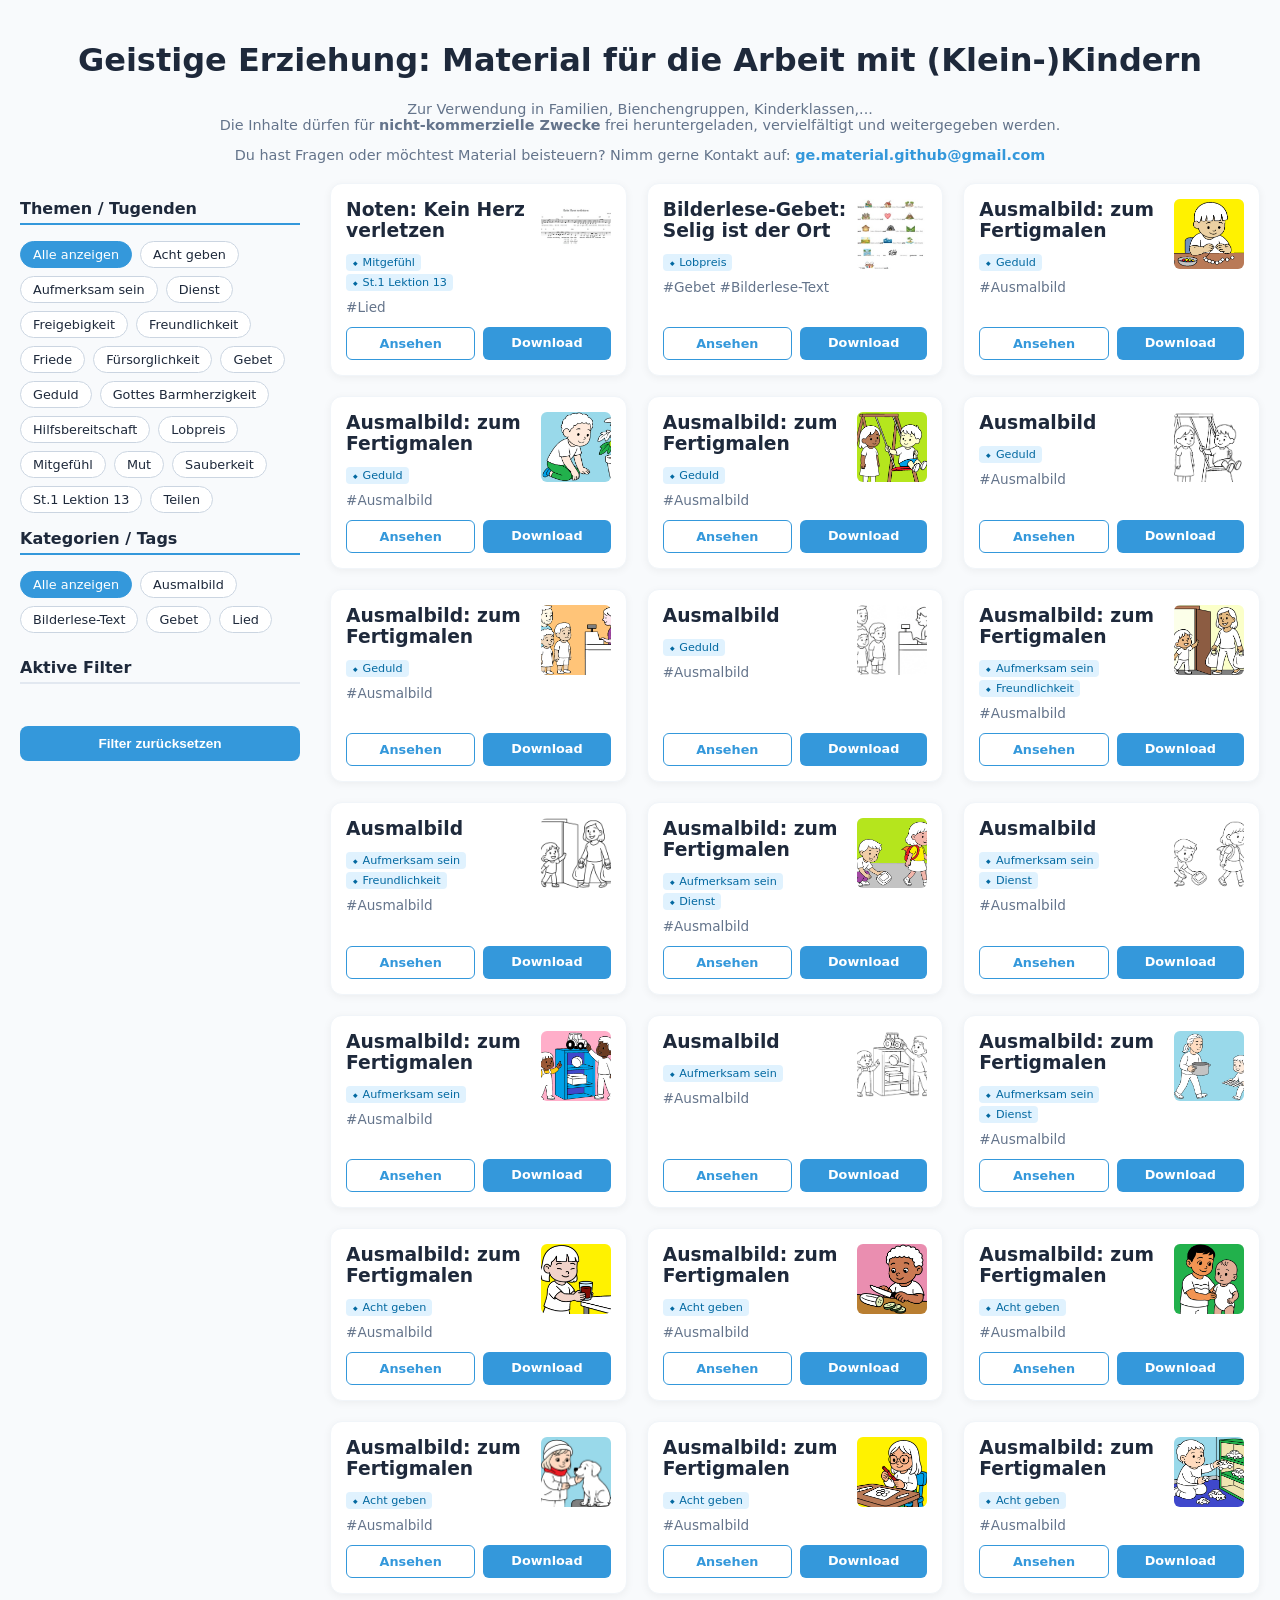
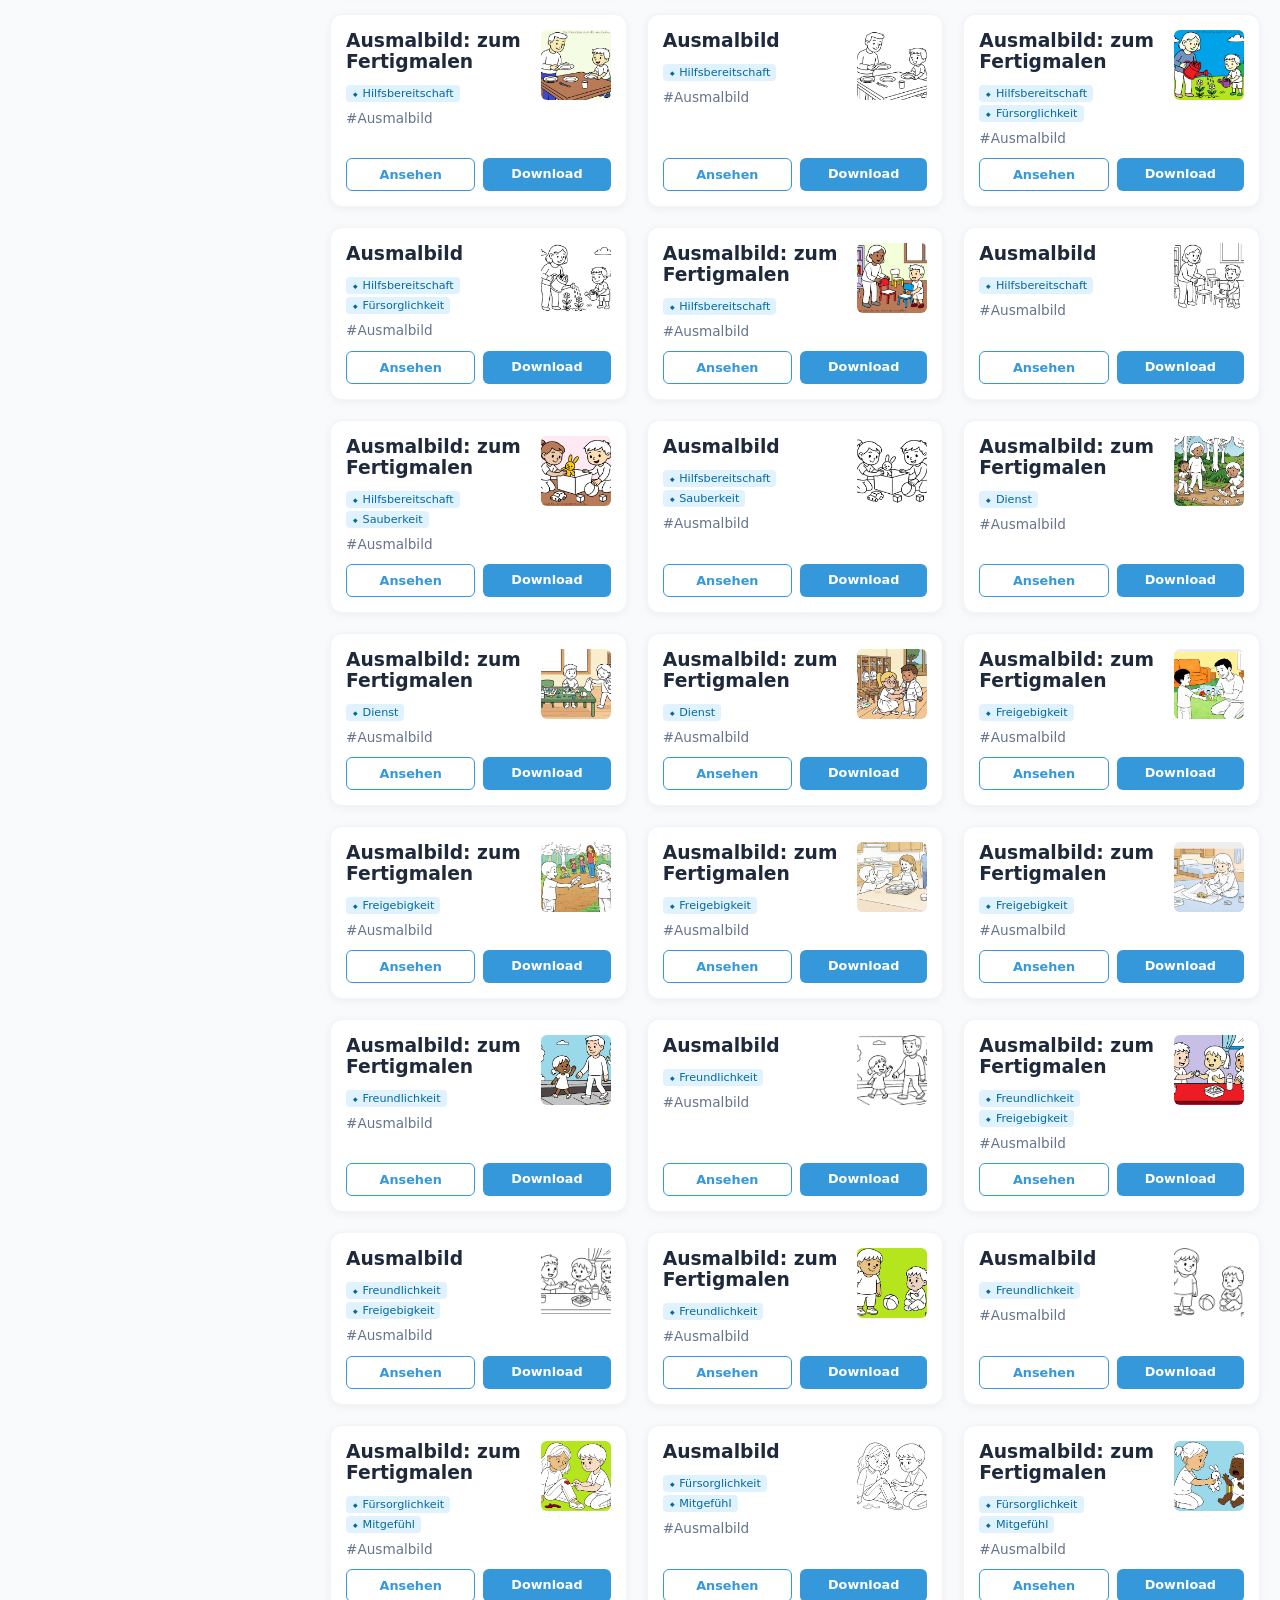
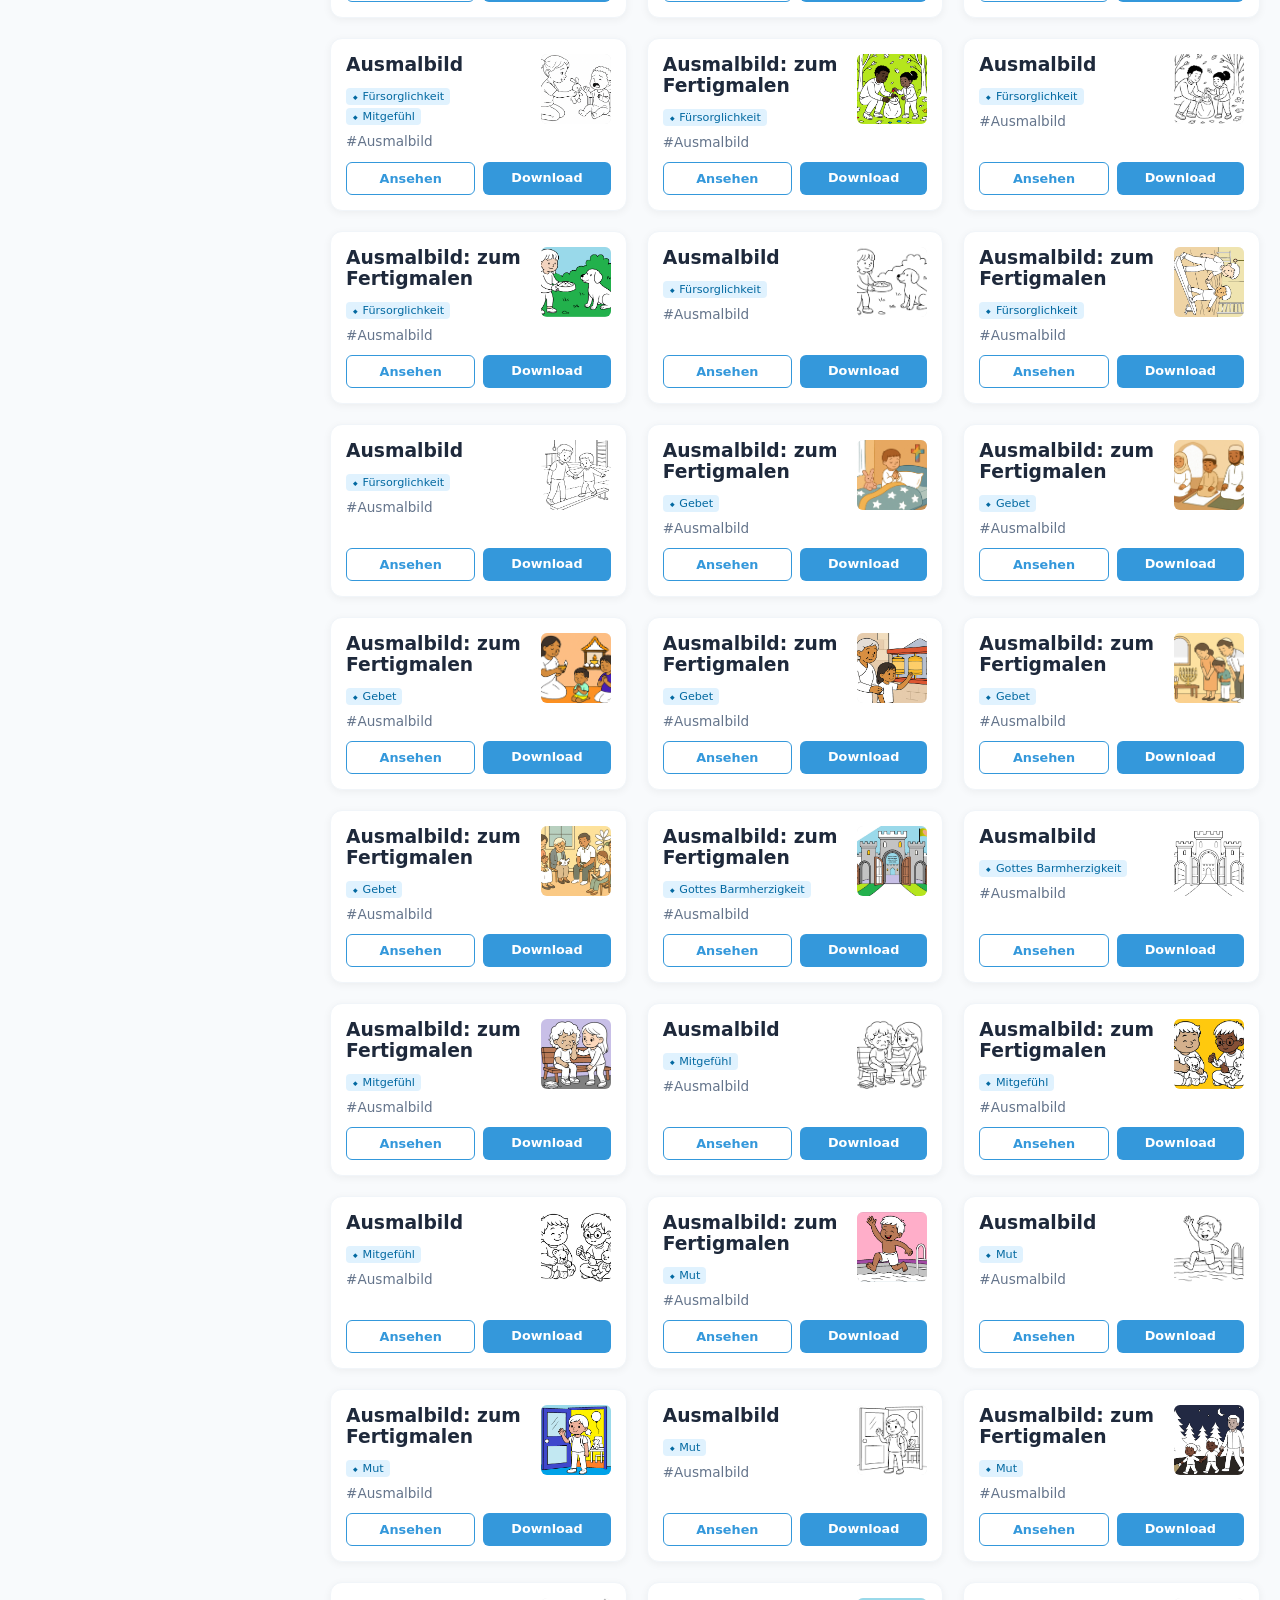
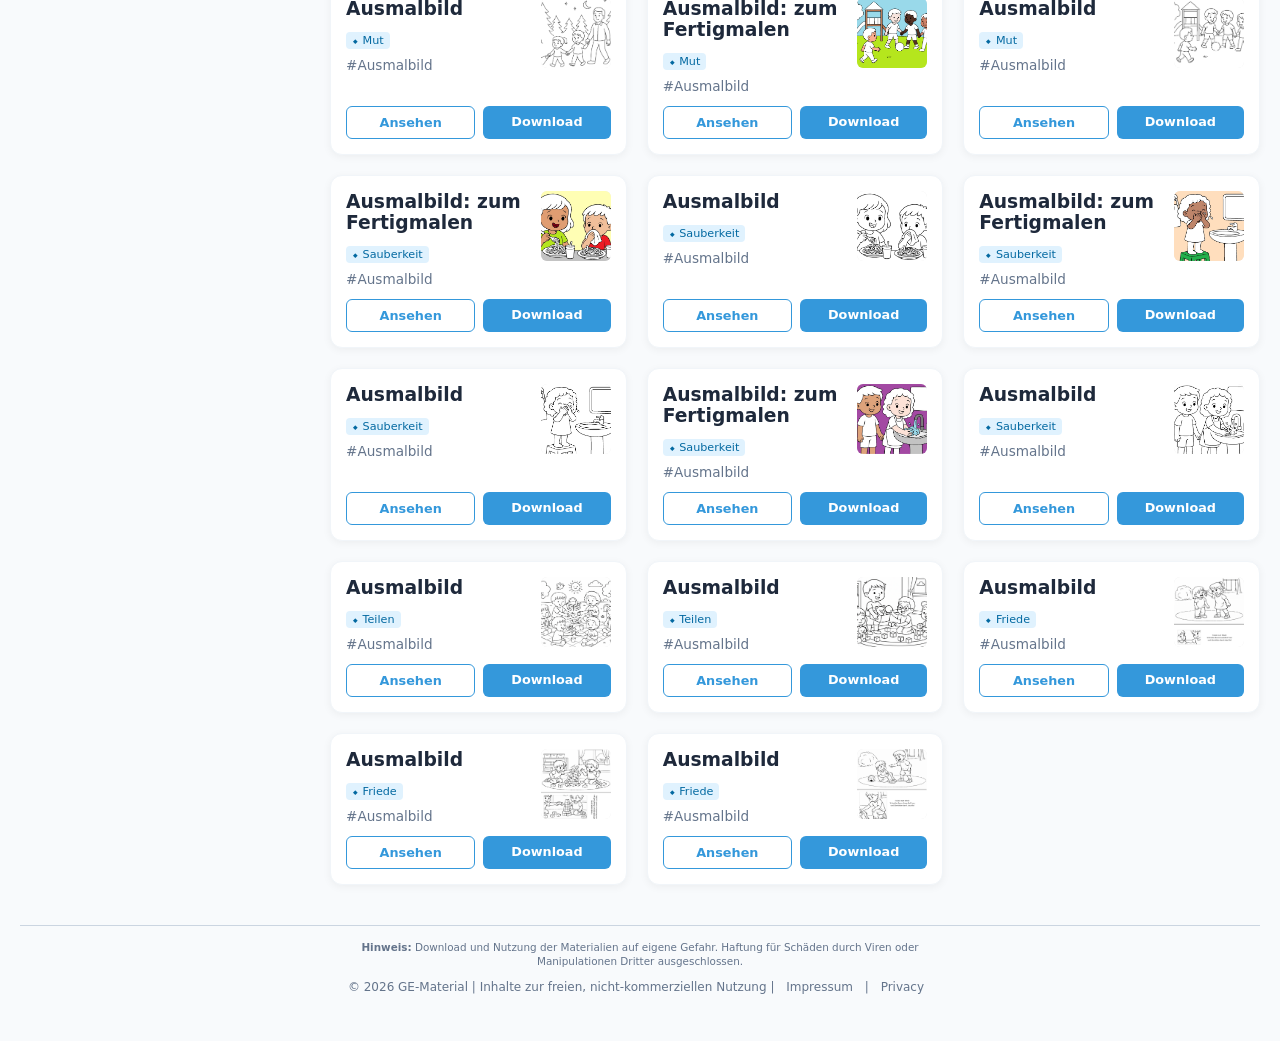
<file: index.html>
<!DOCTYPE html>
<html lang="de">
<head>
    <meta charset="UTF-8">
    <meta name="viewport" content="width=device-width, initial-scale=1.0">
    <title>Geistige Erziehung - Material</title>
    
    <meta name="robots" content="noindex, nofollow, noarchive, nosnippet, noimageindex">
    <meta name="googlebot" content="noindex, nofollow">
    <meta name="google-extended" content="noindex, nofollow"> 
    <meta name="gptbot" content="noindex, nofollow"> 
    <meta name="google" content="notranslate">

    <link rel="stylesheet" href="style.css?v=1.4">

</head>
<body>

<header>
    <h1>Geistige Erziehung: Material für die Arbeit mit (Klein-)Kindern</h1>
    
    <div class="header-description">
        <p>
            Zur Verwendung in Familien, Bienchengruppen, Kinderklassen,... <br/>Die Inhalte dürfen für 
            <strong>nicht-kommerzielle Zwecke</strong> frei heruntergeladen, 
            vervielfältigt und weitergegeben werden.
        </p>
        <p class="contribution-note">
            Du hast Fragen oder möchtest Material beisteuern? 
            Nimm gerne Kontakt auf: 
            <span id="email-placeholder"></span>
        </p>
    </div>
</header>

<div class="layout">
    <aside class="sidebar">
        <div class="filter-group">
            <h3>Themen / Tugenden</h3>
            <ul id="theme-filter" class="filter-pills"></ul>
        </div>
        
        <div class="filter-group">
            <h3>Kategorien / Tags</h3>
            <ul id="category-filter" class="filter-pills"></ul>
        </div>
        
        <h3 class="active-filters-title">Aktive Filter</h3>
        <div id="active-filters-container" class="active-filters-box"></div>
        
        <button id="reset-filter" class="reset-btn">Filter zurücksetzen</button>
    </aside>

    <main id="content-grid" class="grid"></main>
</div>

<footer class="site-footer">
    <p class="disclaimer">
        <strong>Hinweis:</strong> Download und Nutzung der Materialien auf eigene Gefahr. Haftung für Schäden durch Viren oder Manipulationen Dritter ausgeschlossen.
    </p>
    <p class="footer-bottom">
        &copy; 2026 GE-Material | Inhalte zur freien, nicht-kommerziellen Nutzung | 
        <a href="impressum.html">Impressum</a> | 
        <a href="privacy.html">Privacy</a>
    </p>
</footer>

<script src="script.js?v=1.1"></script>

</body>
</html>
</file>
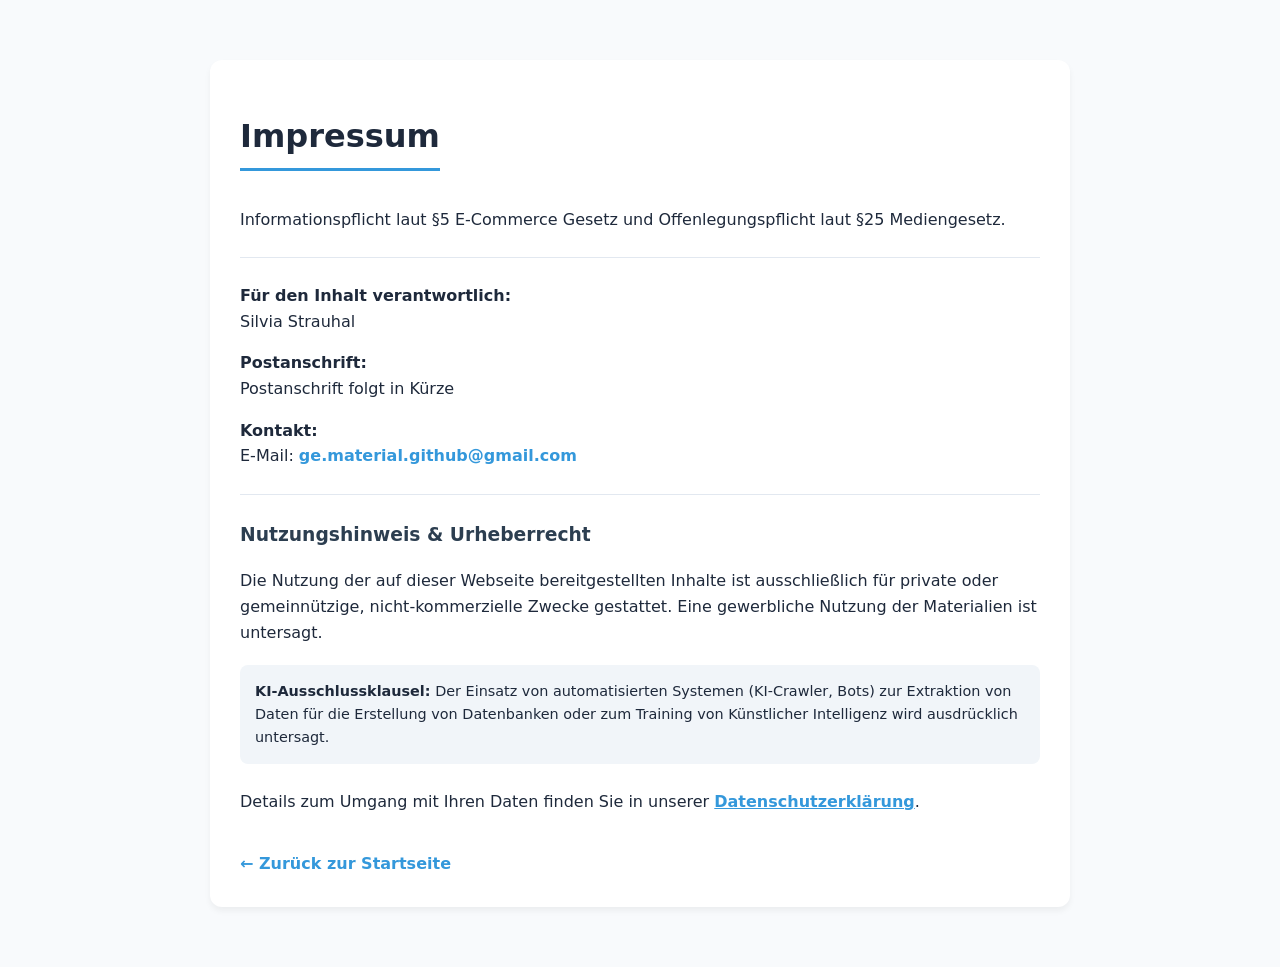
<file: impressum.html>
<!DOCTYPE html>
<html lang="de">
<head>
    <meta charset="UTF-8">
    <meta name="viewport" content="width=device-width, initial-scale=1.0">
    <title>Impressum - ge-material</title>
    
    <meta name="robots" content="noindex, nofollow, noarchive, nosnippet, noimageindex">
    <meta name="googlebot" content="noindex, nofollow">
    <meta name="google-extended" content="noindex, nofollow">
    <meta name="gptbot" content="noindex, nofollow">
    <meta name="google" content="notranslate">

    <script>
        // CSS Cache-Buster für konsistentes Design
        var l = document.createElement('link');
        l.rel = 'stylesheet';
        l.href = 'style.css?v=' + Date.now();
        document.head.appendChild(l);
    </script>
    <style>
        body {
            font-family: 'Segoe UI', system-ui, sans-serif;
            background-color: #f8fafc;
            color: #1e293b;
            margin: 0;
            padding: 20px;
        }
        .imprint-container {
            max-width: 800px;
            margin: 40px auto;
            background: white;
            padding: 30px;
            border-radius: 12px;
            box-shadow: 0 4px 6px rgba(0,0,0,0.05);
            line-height: 1.6;
        }
        h1 { color: #1e293b; border-bottom: 3px solid #3498db; display: inline-block; padding-bottom: 5px; margin-bottom: 20px; }
        h3 { margin-top: 25px; color: #2c3e50; }
        hr { border: 0; border-top: 1px solid #e2e8f0; margin: 25px 0; }
        .back-link {
            display: inline-block;
            margin-top: 20px;
            color: #3498db;
            text-decoration: none;
            font-weight: bold;
        }
        .back-link:hover { text-decoration: underline; }
        .usage-note {
            background-color: #f1f5f9;
            padding: 15px;
            border-radius: 8px;
            font-size: 0.9rem;
            margin-top: 20px;
        }
    </style>
</head>
<body>

<div class="imprint-container">
    <h1>Impressum</h1>
    <p>Informationspflicht laut §5 E-Commerce Gesetz und Offenlegungspflicht laut §25 Mediengesetz.</p>
    
    <hr>
    
    <p><strong>Für den Inhalt verantwortlich:</strong><br>
    Silvia Strauhal</p>

    <p><strong>Postanschrift:</strong><br>
    Postanschrift folgt in Kürze</p>

    <p><strong>Kontakt:</strong><br>
    E-Mail: <span id="email-placeholder"></span></p>

    <hr>

    <h3>Nutzungshinweis & Urheberrecht</h3>
    <p>Die Nutzung der auf dieser Webseite bereitgestellten Inhalte ist ausschließlich für private oder gemeinnützige, nicht-kommerzielle Zwecke gestattet. Eine gewerbliche Nutzung der Materialien ist untersagt.</p>

    <div class="usage-note">
        <strong>KI-Ausschlussklausel:</strong> 
        Der Einsatz von automatisierten Systemen (KI-Crawler, Bots) zur Extraktion von Daten für die Erstellung von Datenbanken oder zum Training von Künstlicher Intelligenz wird ausdrücklich untersagt.
    </div>

    <p style="margin-top: 25px;">
        Details zum Umgang mit Ihren Daten finden Sie in unserer 
        <a href="privacy.html" style="color: #3498db; font-weight: bold;">Datenschutzerklärung</a>.
    </p>

    <a href="index.html" class="back-link">&larr; Zurück zur Startseite</a>
</div>

<script>
/**
 * Schützt die E-Mail-Adresse vor automatisiertem Auslesen
 * Erzeugt: ge.material.github@gmail.com
 */
function injectEmail() {
    const u1 = "github";      
    const u2 = "material";      
    const u3 = "ge";      
    const domain = "gmail";
    const tld = "com";            
    const email = u3 + '.' + u2 + '.' + u1 + "@" + domain + "." + tld;
    const container = document.getElementById('email-placeholder');
    if (container) {
        container.innerHTML = `<a href="mailto:${email}" style="color:#3498db;text-decoration:none;font-weight:bold;">${email}</a>`;
    }
}

// Initialisierung beim Laden der Seite
window.addEventListener('DOMContentLoaded', injectEmail);
</script>

</body>
</html>
</file>
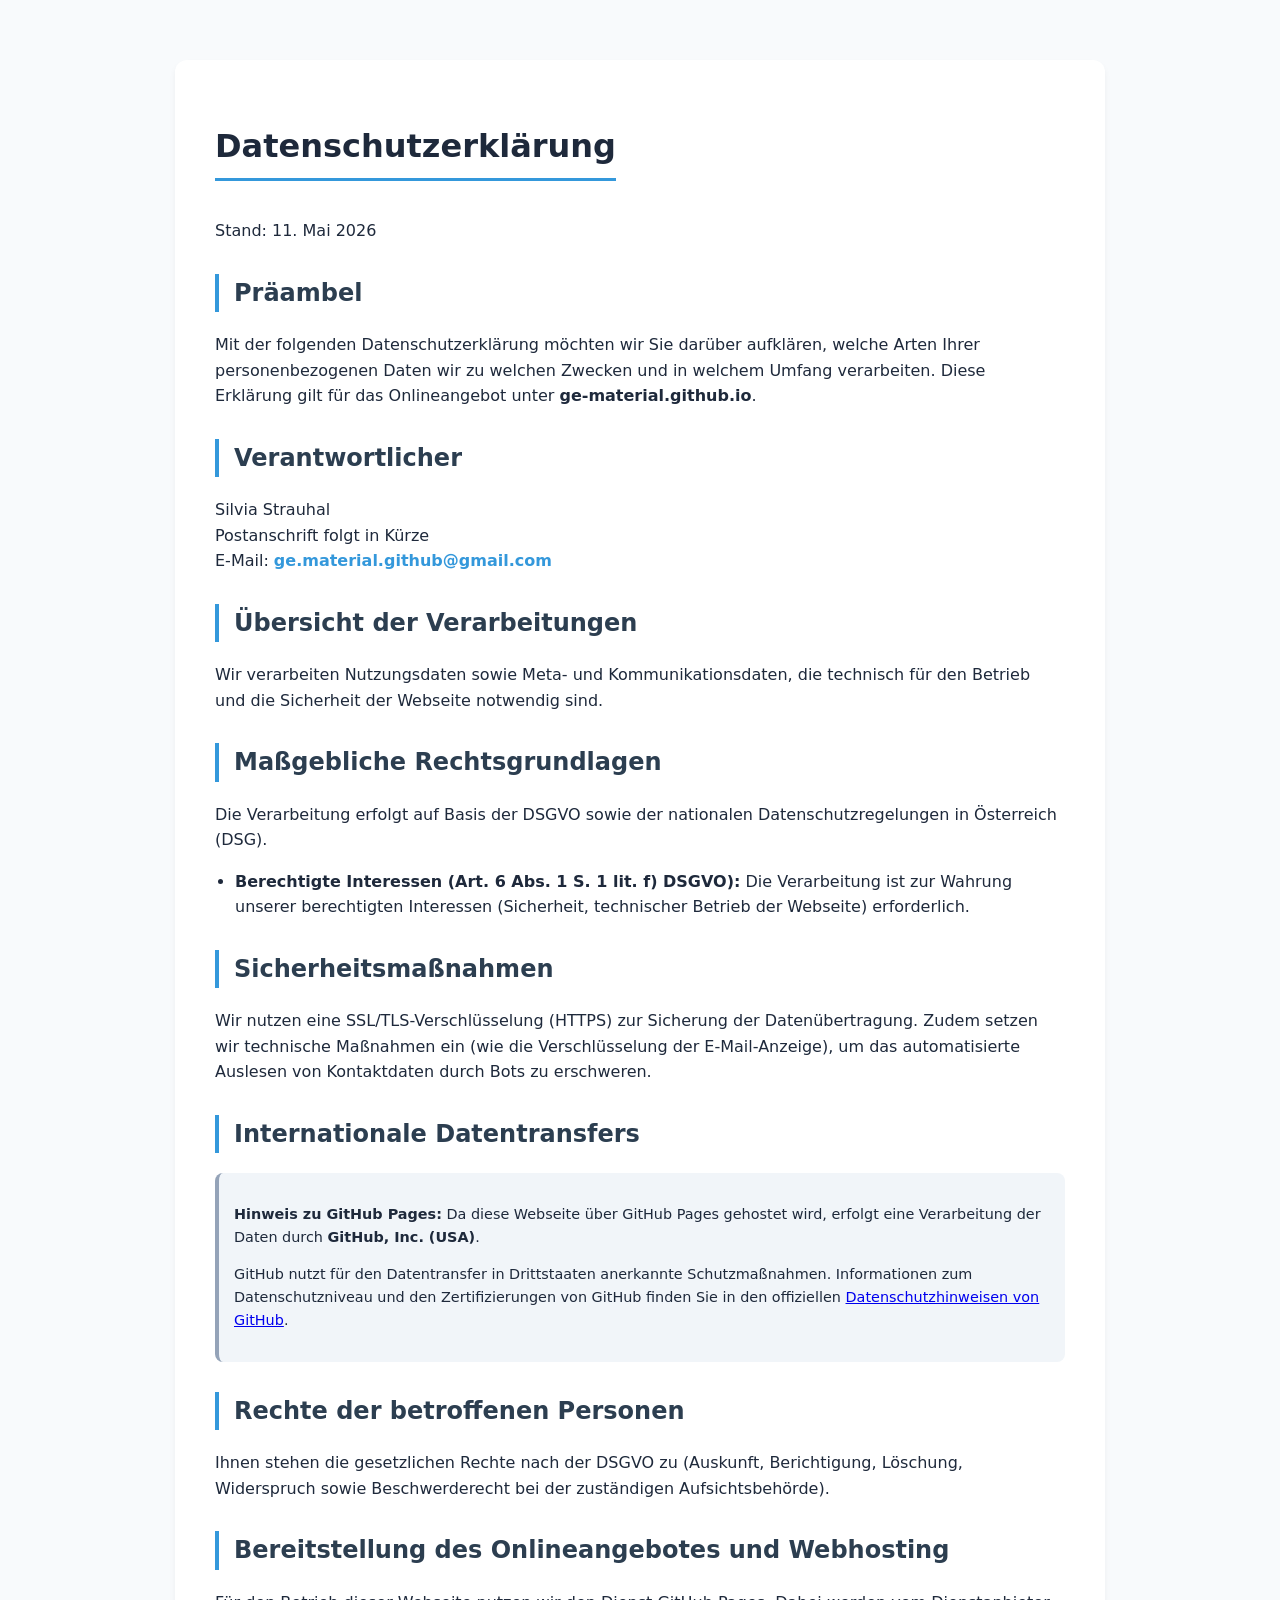
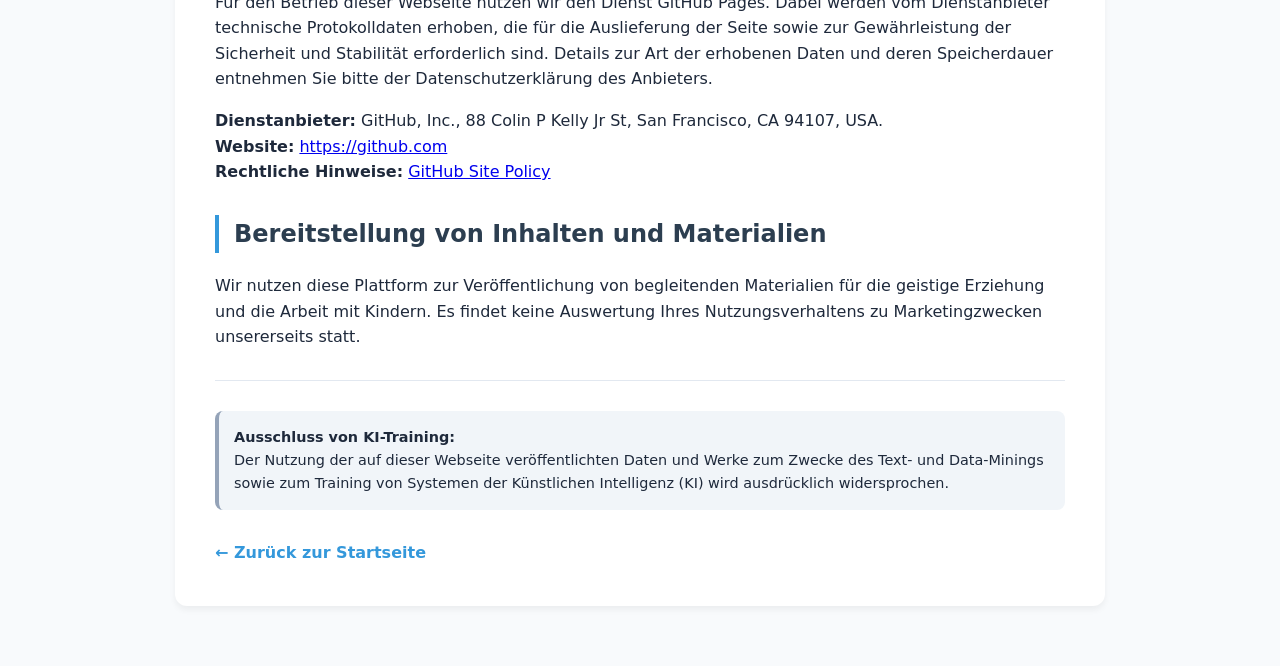
<file: privacy.html>
<!DOCTYPE html>
<html lang="de">
<head>
    <meta charset="UTF-8">
    <meta name="viewport" content="width=device-width, initial-scale=1.0">
    <title>Datenschutzerklärung - ge-material</title>
    <meta name="robots" content="noindex, nofollow, noarchive, nosnippet, noimageindex">
    <meta name="googlebot" content="noindex, nofollow">
    <meta name="google-extended" content="noindex, nofollow">
    <meta name="gptbot" content="noindex, nofollow">

    <script>
        var l = document.createElement('link');
        l.rel = 'stylesheet';
        l.href = 'style.css?v=' + Date.now();
        document.head.appendChild(l);
    </script>
    <style>
        body {
            font-family: 'Segoe UI', system-ui, sans-serif;
            background-color: #f8fafc;
            color: #1e293b;
            line-height: 1.6;
            padding: 20px;
        }
        .container {
            max-width: 850px;
            margin: 40px auto;
            background: white;
            padding: 40px;
            border-radius: 12px;
            box-shadow: 0 4px 6px rgba(0,0,0,0.05);
        }
        h1 { border-bottom: 3px solid #3498db; display: inline-block; padding-bottom: 5px; }
        h2 { color: #2c3e50; margin-top: 30px; border-left: 4px solid #3498db; padding-left: 15px; }
        h3 { color: #34495e; margin-top: 20px; }
        ul { padding-left: 20px; }
        .back-link { display: inline-block; margin-top: 30px; color: #3498db; text-decoration: none; font-weight: bold; }
        hr { border: 0; border-top: 1px solid #e2e8f0; margin: 30px 0; }
        .highlight-box { background: #f1f5f9; padding: 15px; border-radius: 8px; font-size: 0.9rem; border-left: 4px solid #94a3b8; }
    </style>
</head>
<body>

<div class="container">
    <h1>Datenschutzerklärung</h1>
    <p>Stand: 11. Mai 2026</p>

    <h2>Präambel</h2>
    <p>Mit der folgenden Datenschutzerklärung möchten wir Sie darüber aufklären, welche Arten Ihrer personenbezogenen Daten wir zu welchen Zwecken und in welchem Umfang verarbeiten. Diese Erklärung gilt für das Onlineangebot unter <strong>ge-material.github.io</strong>.</p>

    <h2>Verantwortlicher</h2>
    <p>
        Silvia Strauhal<br>
        Postanschrift folgt in Kürze<br>
        E-Mail: <span id="email-placeholder"></span>
    </p>

    <h2>Übersicht der Verarbeitungen</h2>
    <p>Wir verarbeiten Nutzungsdaten sowie Meta- und Kommunikationsdaten, die technisch für den Betrieb und die Sicherheit der Webseite notwendig sind.</p>

    <h2>Maßgebliche Rechtsgrundlagen</h2>
    <p>Die Verarbeitung erfolgt auf Basis der DSGVO sowie der nationalen Datenschutzregelungen in Österreich (DSG).</p>
    <ul>
        <li><strong>Berechtigte Interessen (Art. 6 Abs. 1 S. 1 lit. f) DSGVO):</strong> Die Verarbeitung ist zur Wahrung unserer berechtigten Interessen (Sicherheit, technischer Betrieb der Webseite) erforderlich.</li>
    </ul>

    <h2>Sicherheitsmaßnahmen</h2>
    <p>Wir nutzen eine SSL/TLS-Verschlüsselung (HTTPS) zur Sicherung der Datenübertragung. Zudem setzen wir technische Maßnahmen ein (wie die Verschlüsselung der E-Mail-Anzeige), um das automatisierte Auslesen von Kontaktdaten durch Bots zu erschweren.</p>

    <h2>Internationale Datentransfers</h2>
    <div class="highlight-box">
        <p><strong>Hinweis zu GitHub Pages:</strong> Da diese Webseite über GitHub Pages gehostet wird, erfolgt eine Verarbeitung der Daten durch <strong>GitHub, Inc. (USA)</strong>.</p>
        <p>GitHub nutzt für den Datentransfer in Drittstaaten anerkannte Schutzmaßnahmen. Informationen zum Datenschutzniveau und den Zertifizierungen von GitHub finden Sie in den offiziellen <a href="https://docs.github.com/en/site-policy/privacy-policies/github-privacy-statement" target="_blank">Datenschutzhinweisen von GitHub</a>.</p>
    </div>

    <h2>Rechte der betroffenen Personen</h2>
    <p>Ihnen stehen die gesetzlichen Rechte nach der DSGVO zu (Auskunft, Berichtigung, Löschung, Widerspruch sowie Beschwerderecht bei der zuständigen Aufsichtsbehörde).</p>

    <h2>Bereitstellung des Onlineangebotes und Webhosting</h2>
    <p>Für den Betrieb dieser Webseite nutzen wir den Dienst GitHub Pages. Dabei werden vom Dienstanbieter technische Protokolldaten erhoben, die für die Auslieferung der Seite sowie zur Gewährleistung der Sicherheit und Stabilität erforderlich sind. Details zur Art der erhobenen Daten und deren Speicherdauer entnehmen Sie bitte der Datenschutzerklärung des Anbieters.</p>
    
    <p><strong>Dienstanbieter:</strong> GitHub, Inc., 88 Colin P Kelly Jr St, San Francisco, CA 94107, USA.<br>
    <strong>Website:</strong> <a href="https://github.com" target="_blank">https://github.com</a><br>
    <strong>Rechtliche Hinweise:</strong> <a href="https://docs.github.com/en/site-policy" target="_blank">GitHub Site Policy</a></p>

	<h2>Bereitstellung von Inhalten und Materialien</h2>
    <p>Wir nutzen diese Plattform zur Veröffentlichung von begleitenden Materialien für die geistige Erziehung und die Arbeit mit Kindern. Es findet keine Auswertung Ihres Nutzungsverhaltens zu Marketingzwecken unsererseits statt.</p>

    <hr>

    <div class="highlight-box">
        <strong>Ausschluss von KI-Training:</strong><br>
        Der Nutzung der auf dieser Webseite veröffentlichten Daten und Werke zum Zwecke des Text- und Data-Minings sowie zum Training von Systemen der Künstlichen Intelligenz (KI) wird ausdrücklich widersprochen.
    </div>

    <a href="index.html" class="back-link">&larr; Zurück zur Startseite</a>
</div>

<script>
function injectEmail() {
    const u1 = "github";      
    const u2 = "material";      
    const u3 = "ge";      
    const domain = "gmail";
    const tld = "com";            
    const email = u3 + '.' + u2 + '.' + u1 + "@" + domain + "." + tld;
    const container = document.getElementById('email-placeholder');
    if (container) {
        container.innerHTML = `<a href="mailto:${email}" style="color:#3498db;text-decoration:none;font-weight:bold;">${email}</a>`;
    }
}
window.addEventListener('DOMContentLoaded', injectEmail);
</script>

</body>
</html>
</file>
<file: style.css>
:root {
    --primary: #3498db;
    --primary-dark: #2980b9;
    --bg: #f8fafc;
    --card-bg: #ffffff;
    --text: #1e293b;
    --light-text: #64748b;
    --border: #cbd5e1;
    --pill-bg: #e2e8f0;
}

body {
    font-family: 'Segoe UI', system-ui, sans-serif;
    background-color: var(--bg);
    color: var(--text);
    margin: 0;
    padding: 20px;
}

header { text-align: center; margin-bottom: 20px; }
.header-description { width: 100%; margin-bottom: 15px; color: var(--light-text); font-size: 0.9rem; }

.layout { 
    display: flex; 
    flex-direction: column; 
    gap: 30px; 
    width: 100%; 
    max-width: 100%; 
    margin: 0 auto; 
}

/* Filter Styles */
.filter-group h3, .active-filters-title {
    font-size: 1rem;
    color: var(--text);
    border-bottom: 2px solid var(--primary);
    padding-bottom: 5px;
    margin-bottom: 12px;
}

.active-filters-title {
    border-bottom-color: #e2e8f0;
    margin-top: 25px;
}

.filter-pills { display: flex; flex-wrap: wrap; gap: 8px; list-style: none; padding: 0; margin-bottom: 15px; }
.filter-pills li { padding: 5px 12px; background: white; border: 1px solid var(--border); border-radius: 20px; cursor: pointer; font-size: 0.8rem; transition: all 0.2s; }
.filter-pills li.active { background: var(--primary); color: white; border-color: var(--primary); }

.active-filters-box { display: flex; flex-wrap: wrap; gap: 8px; margin-bottom: 10px; min-height: 20px; }
.active-pill { background: #f1f5f9; border: 1px solid var(--primary); padding: 3px 10px; border-radius: 15px; font-size: 0.8rem; display: flex; align-items: center; gap: 5px; }

.reset-btn { width: 100%; padding: 10px; background: var(--primary); color: white; border: none; border-radius: 8px; cursor: pointer; font-weight: bold; font-size: 0.85rem; }

/* Grid & Cards */
.grid { display: grid; grid-template-columns: repeat(auto-fill, minmax(280px, 1fr)); gap: 20px; flex-grow: 1; }
.file-card { background: white; border-radius: 12px; padding: 15px; box-shadow: 0 2px 8px rgba(0,0,0,0.05); border: 1px solid #f1f5f9; display: flex; flex-direction: column; }
.card-main-info { display: flex; justify-content: space-between; gap: 10px; margin-bottom: 12px; }
.card-preview img { width: 70px; height: 70px; object-fit: cover; border-radius: 6px; background: #eee; }
.theme-label { background: #e0f2fe; color: #0369a1; padding: 2px 6px; border-radius: 4px; font-size: 0.7rem; margin-right: 4px; display: inline-block; }
.mini-tag { color: var(--light-text); font-size: 0.75rem; }
.action-buttons { display: flex; gap: 8px; margin-top: auto; }
.preview-btn, .download-btn { flex: 1; text-align: center; padding: 8px 4px; border-radius: 6px; text-decoration: none; font-weight: bold; font-size: 0.8rem; }
.preview-btn { border: 1px solid var(--primary); color: var(--primary); }
.download-btn { background: var(--primary); color: white; }

/* KOMPAKTER FOOTER */
.site-footer {
    text-align: center;
    margin-top: 40px;
    padding: 15px 10px; /* Reduziertes Padding */
    border-top: 1px solid var(--border);
    color: var(--light-text);
}

.site-footer .disclaimer {
    font-size: 0.65rem; /* Sehr klein */
    line-height: 1.3;
    max-width: 600px;
    margin: 0 auto 8px auto;
}

.footer-bottom { 
    font-size: 0.75rem; 
}

.footer-bottom a {
    color: var(--light-text);
    text-decoration: none;
    margin: 0 8px;
}

.footer-bottom a:hover {
    color: var(--primary);
    text-decoration: underline;
}

/* Responsive */
@media (min-width: 768px) {
    .layout { flex-direction: row; align-items: flex-start; }
    .sidebar { width: 280px; flex-shrink: 0; position: sticky; top: 20px; }
}

@media (max-width: 600px) {
    .grid { grid-template-columns: 1fr; }
}
</file>
